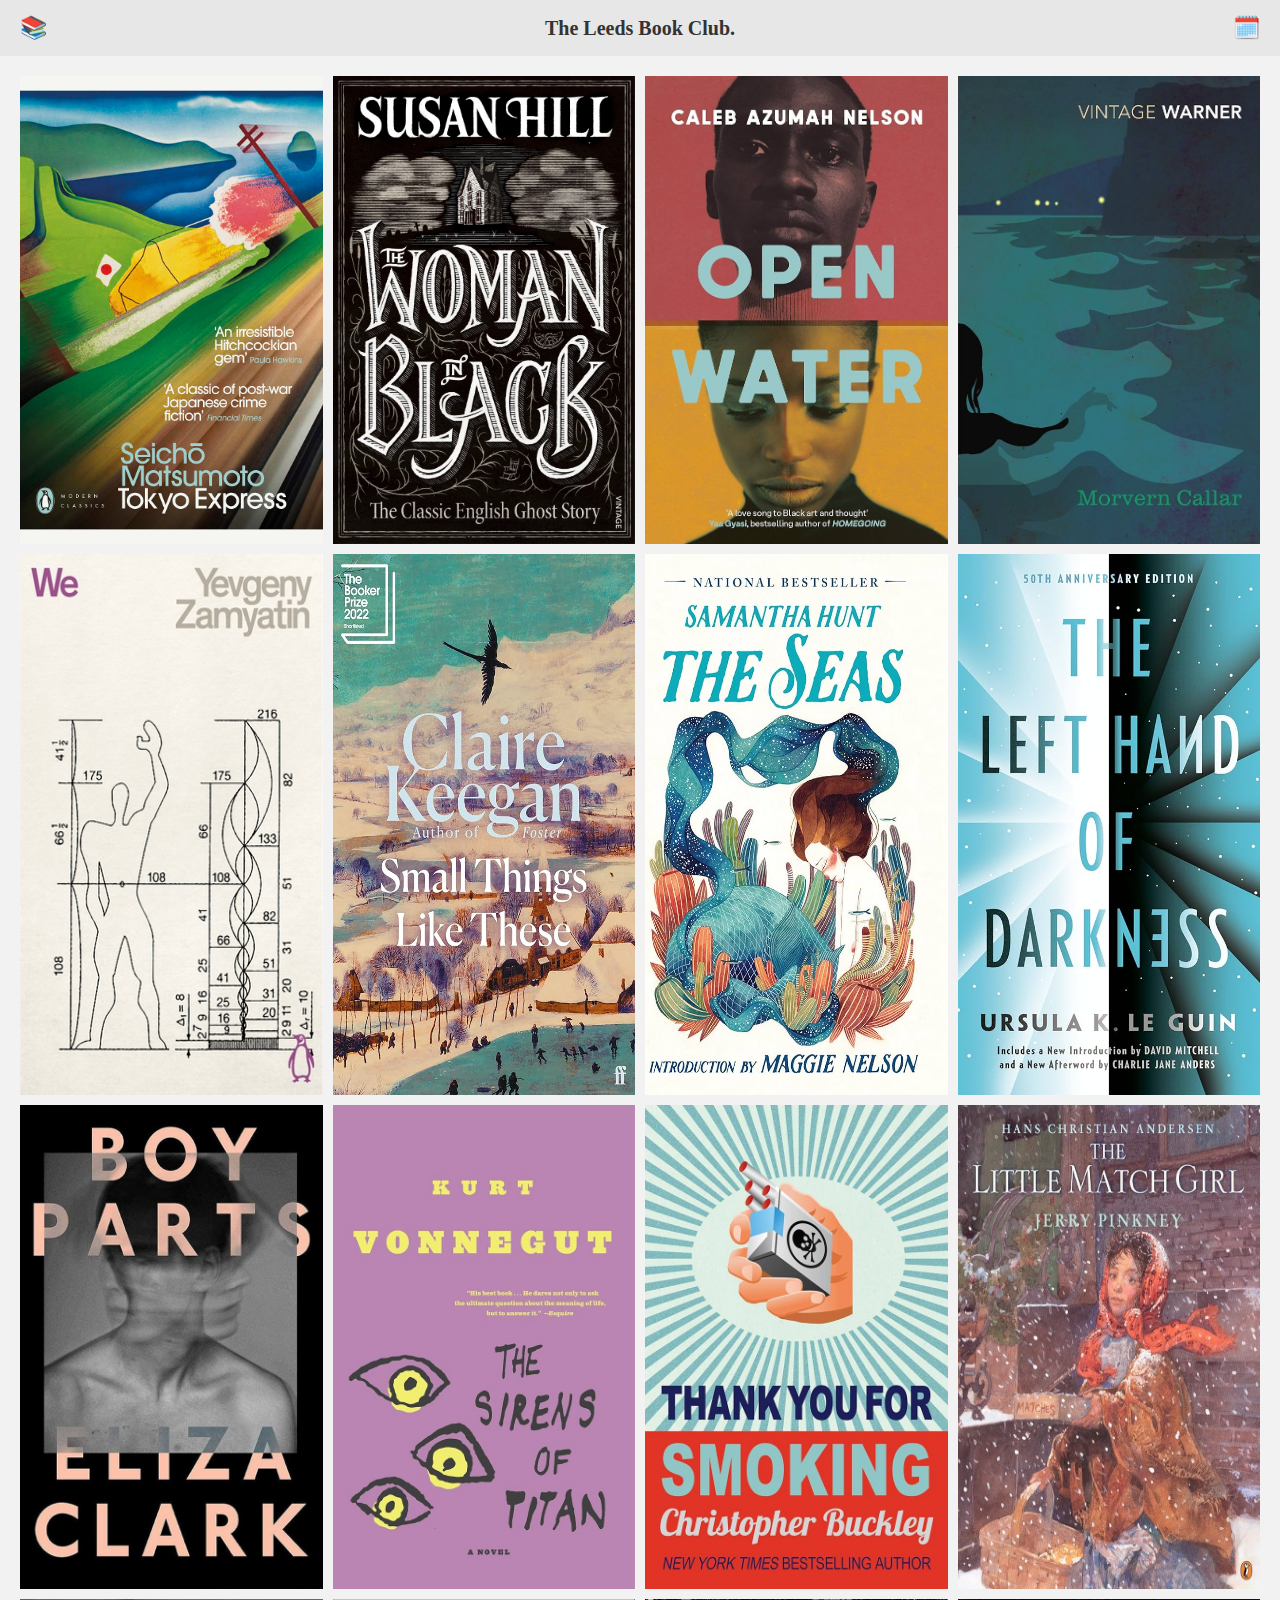
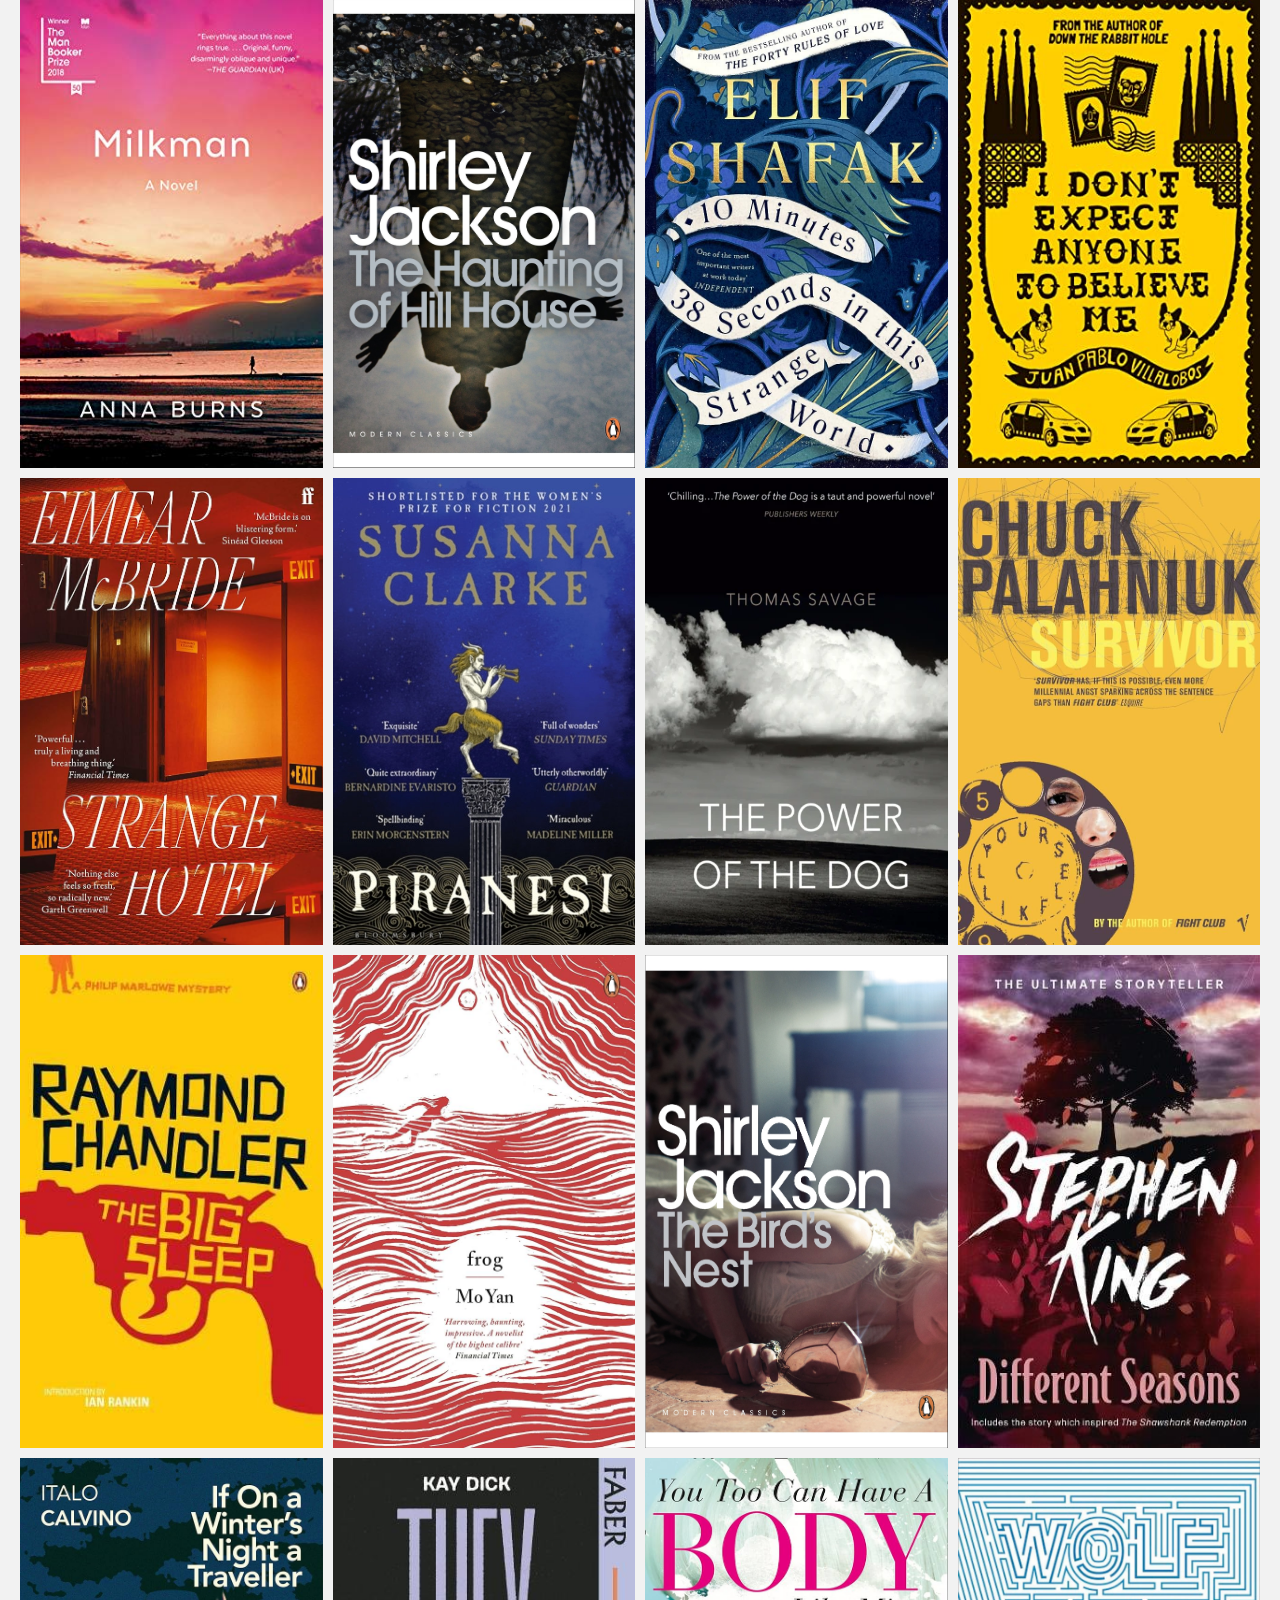
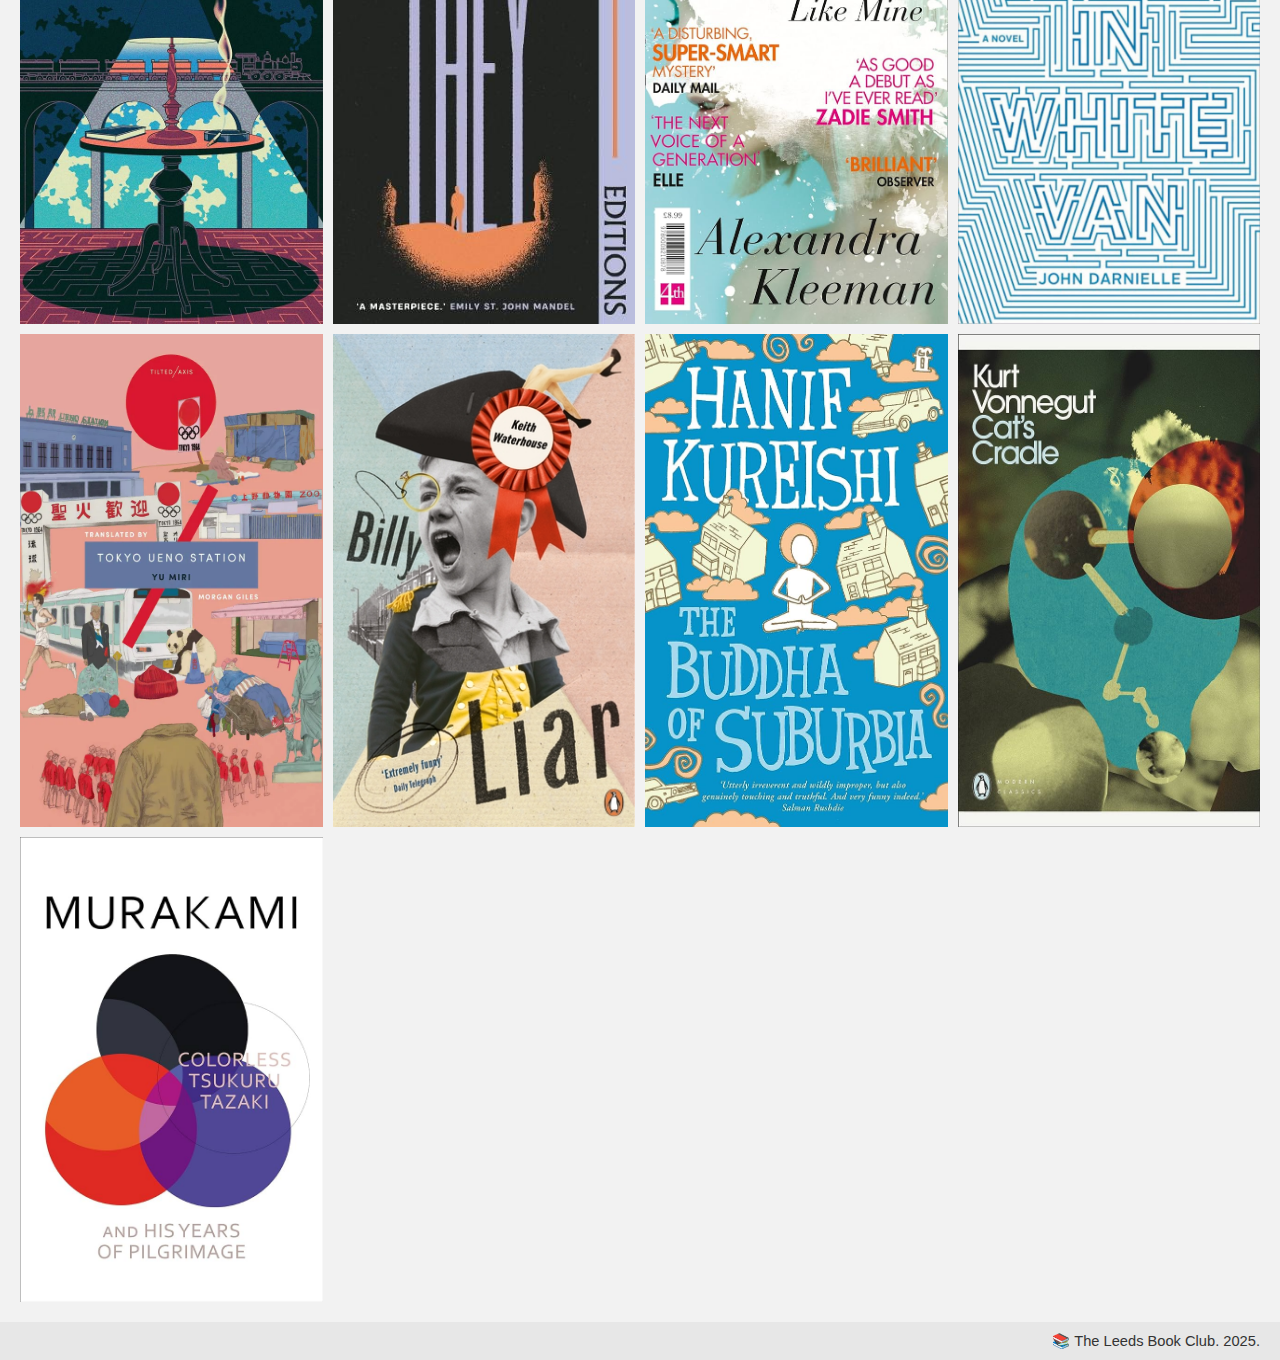
<file: bookclub/index.html>
<!DOCTYPE html>
<html lang="en">
<head>
    <meta charset="UTF-8">
    <meta name="theme-color" media="(prefers-color-scheme: light)" content="#e7e7e7"/>
    <meta name="theme-color" media="(prefers-color-scheme: dark)" content="#2e2e2e">
    <meta name="viewport" content="width=device-width, initial-scale=1.0">
    <title>TLBC 📚</title>
    <link rel="stylesheet" href="style.css">
</head>
<script src="scripts.js"></script>
<body>
    <nav class="navbar">
        <div class="logo">📚</div>
        <div class="title">The Leeds Book Club.</div>
        <a href="webcal://p127-caldav.icloud.com/published/2/MTAwNDA0MDgzODEwMDQwNN0zfRFHUPZTDfpGG_C6USL32Bzsx21xLCaOhJBVp1E29ikBX0OxW1KMqXPNgm64qR7Tjh4McqFedmDCd0NLTmw" title="Subscribe to calendar">🗓️</a>
    </nav>
    <div class="grid-container" id="books-grid"></div>
    <footer class="footer">
        <p>📚 The Leeds Book Club. 2025.</p>
    </footer>
</body>
</html>
</file>
<file: bookclub/style.css>
* {
    margin: 0;
    padding: 0;
    box-sizing: border-box;
    color: #333;
    font: 11pt Avenir, 'Segoe UI', 'Lucida Grande', Lucida, Verdana, sans-serif;
}

body {
    font-family: Arial, sans-serif;
}

.footer {
    bottom: 0;
    left: 0;
    width: 100%;
    padding: 10px 20px;
    text-align: right;
    background-color:#e7e7e7;
}

.navbar {
    display: flex;
    align-items: center;
    justify-content: space-between;
    padding: 15px 20px;
    background-color:#e7e7e7;
}
.navbar .logo {
    font-size: 1.5rem;
}
.navbar .title {
    font-size: 20px;
    white-space: nowrap;
    font-weight: bold;
    font-family: Georgia, Palatino, 'Palatino Linotype', Times, 'Times New Roman', serif;
}
.navbar a {
    text-decoration: none;
    font-size: 1.5rem;
}

.grid-container {
    display: grid;
    grid-template-columns: repeat(auto-fit, minmax(250px, 1fr));
    gap: 10px;
    padding: 20px;
    background-color:#f2f2f2;
}

.grid-container img {
    width: 100%;
    height: 100%;
    object-fit: fill;
    opacity: 1;
	-webkit-transition: .3s ease-in-out;
	transition: .3s ease-in-out;
}

img:hover
{
    opacity: .9;
}

@media only screen and (max-width: 950px) {
    .grid-container {
        grid-template-columns: repeat(auto-fit, minmax(150px, 1fr));
    }
}

@media (prefers-color-scheme: dark) {
    * {
        color:#f1f1f1;
    }

    .navbar, .footer{
        background-color:#2e2e2e;
    }

    .grid-container{
        background-color:#494949;
    }
}
</file>
